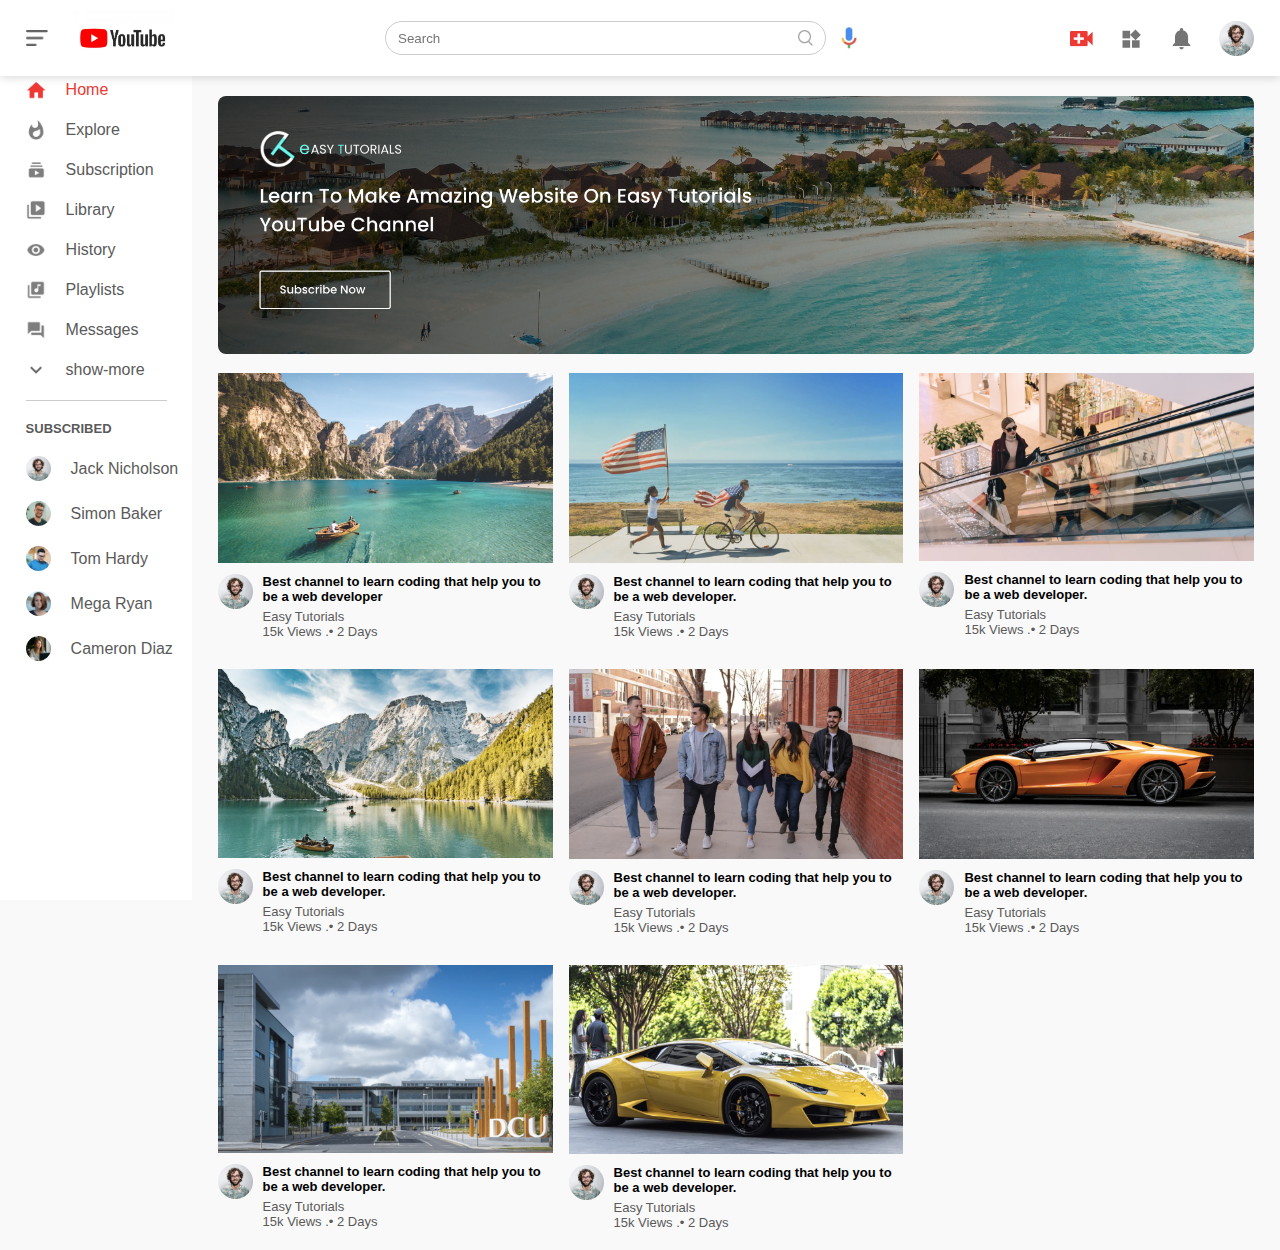
<file: index.html>
<!DOCTYPE html>
<html lang="en">
<head>
    <meta charset="UTF-8">
    <meta http-equiv="X-UA-Compatible" content="IE=edge">
    <meta name="viewport" content="width=device-width, initial-scale=1.0">
    <title>Youtube Website</title>
    <link rel="stylesheet" href="style.css">
</head>
<body>

    <nav class="flex_div">
        <div class="nav-left flex_div">
            <img src="images/menu.png" class="menu-icon">
            <img src="images/youtubelogo.jpg" class="logo">
        </div>
        <div class="nav-middle flex_div">
            <div class="search-box flex_div">
                <input type="text" placeholder="Search">
                <img src="images/search.png">
            </div>
            <img src="images/voice-search.png" class="mic-icon">
        </div>
        <div class="nav-right flex_div">
        <img src="images/upload.png">
        <img src="images/more.png">
        <img src="images/notification.png">
        <img src="images/Jack.png" class="user-icon">
        </div>
    </nav>

    <!--Sidebar-->

    <div class="sidebar">
        <div class="shortcut_-links">
            <a href=""><img src="images/home.png"><p>Home</p></a>
            <a href=""><img src="images/explore.png"><p>Explore</p></a>
            <a href=""><img src="images/subscriprion.png"><p>Subscription</p></a>
            <a href=""><img src="images/library.png"><p>Library</p></a>
            <a href=""><img src="images/history.png"><p>History</p></a>
            <a href=""><img src="images/playlist.png"><p>Playlists</p></a>
            <a href=""><img src="images/messages.png"><p>Messages</p></a>
            <a href=""><img src="images/show-more.png"><p>show-more</p></a>
            <hr>
        </div>
        <div class="subscribed-list">
        <h3>SUBSCRIBED</h3>
        <a href=""><img src="images/Jack.png" ><p> Jack Nicholson</p></a>
        <a href=""><img src="images/simon.png" ><p>Simon Baker</p></a>
        <a href=""><img src="images/tom.png" ><p>Tom Hardy</p></a>
        <a href=""><img src="images/megan.png" ><p>Mega Ryan</p></a>
        <a href=""><img src="images/cameron.png" ><p>Cameron Diaz</p></a>
        </div>
    </div>

    <!--main-->
    <div class="container">
        <div class="banner">
            <img src="images/banner.png" alt="">
        </div>
        <div class="list-container">
            <div class="vid-list">
                <a href="play-video.html"><img src="images/thumbnail1.png" class="thumbnail1"></a>
                <div class="flex_div">
                    <img src="images/Jack.png">
                    <div class="vid-info">
                        <a href="play-video.html">Best channel to learn coding that help you to be a web developer</a>
                        <p>Easy Tutorials</p>
                        <p>15k Views .&bull; 2 Days</p>
                    </div>
                </div>
            </div>

            <div class="vid-list">
                <a href=""><img src="images/thumbnail2.png" class="thumbnail1"></a>
                <div class="flex_div">
                    <img src="images/Jack.png">
                    <div class="vid-info">
                        <a href="">Best channel to learn coding that help you to be a web developer.</a>
                        <p>Easy Tutorials</p>
                        <p>15k Views .&bull; 2 Days</p>
                    </div>
                </div>
            </div>

            <div class="vid-list">
                <a href=""><img src="images/thumbnail3.png" class="thumbnail1"></a>
                <div class="flex_div">
                    <img src="images/Jack.png">
                    <div class="vid-info">
                        <a href="">Best channel to learn coding that help you to be a web developer.</a>
                        <p>Easy Tutorials</p>
                        <p>15k Views .&bull; 2 Days</p>
                    </div>
                </div>
            </div>

            <div class="vid-list">
                <a href=""><img src="images/thumbnail4.png" class="thumbnail1"></a>
                <div class="flex_div">
                    <img src="images/Jack.png">
                    <div class="vid-info">
                        <a href="">Best channel to learn coding that help you to be a web developer.</a>
                        <p>Easy Tutorials</p>
                        <p>15k Views .&bull; 2 Days</p>
                    </div>
                </div>
            </div>

            <div class="vid-list">
                <a href=""><img src="images/thumbnail5.png" class="thumbnail1"></a>
                <div class="flex_div">
                    <img src="images/Jack.png">
                    <div class="vid-info">
                        <a href="">Best channel to learn coding that help you to be a web developer.</a>
                        <p>Easy Tutorials</p>
                        <p>15k Views .&bull; 2 Days</p>
                    </div>
                </div>
            </div>
            <div class="vid-list">
                <a href=""><img src="images/thumbnail6.png" class="thumbnail1"></a>
                <div class="flex_div">
                    <img src="images/Jack.png">
                    <div class="vid-info">
                        <a href="">Best channel to learn coding that help you to be a web developer.</a>
                        <p>Easy Tutorials</p>
                        <p>15k Views .&bull; 2 Days</p>
                    </div>
                </div>
            </div>

            <div class="vid-list">
                <a href=""><img src="images/thumbnail7.png" class="thumbnail1"></a>
                <div class="flex_div">
                    <img src="images/Jack.png">
                    <div class="vid-info">
                        <a href="">Best channel to learn coding that help you to be a web developer.</a>
                        <p>Easy Tutorials</p>
                        <p>15k Views .&bull; 2 Days</p>
                    </div>
                </div>
            </div>

            <div class="vid-list">
                <a href=""><img src="images/thumbnail8.png" class="thumbnail1"></a>
                <div class="flex_div">
                    <img src="images/Jack.png">
                    <div class="vid-info">
                        <a href="">Best channel to learn coding that help you to be a web developer.</a>
                        <p>Easy Tutorials</p>
                        <p>15k Views .&bull; 2 Days</p>
                    </div>
                </div>
            </div>

        </div>
    </div>




<script src="script.js"></script>
</body>
</html>
</file>
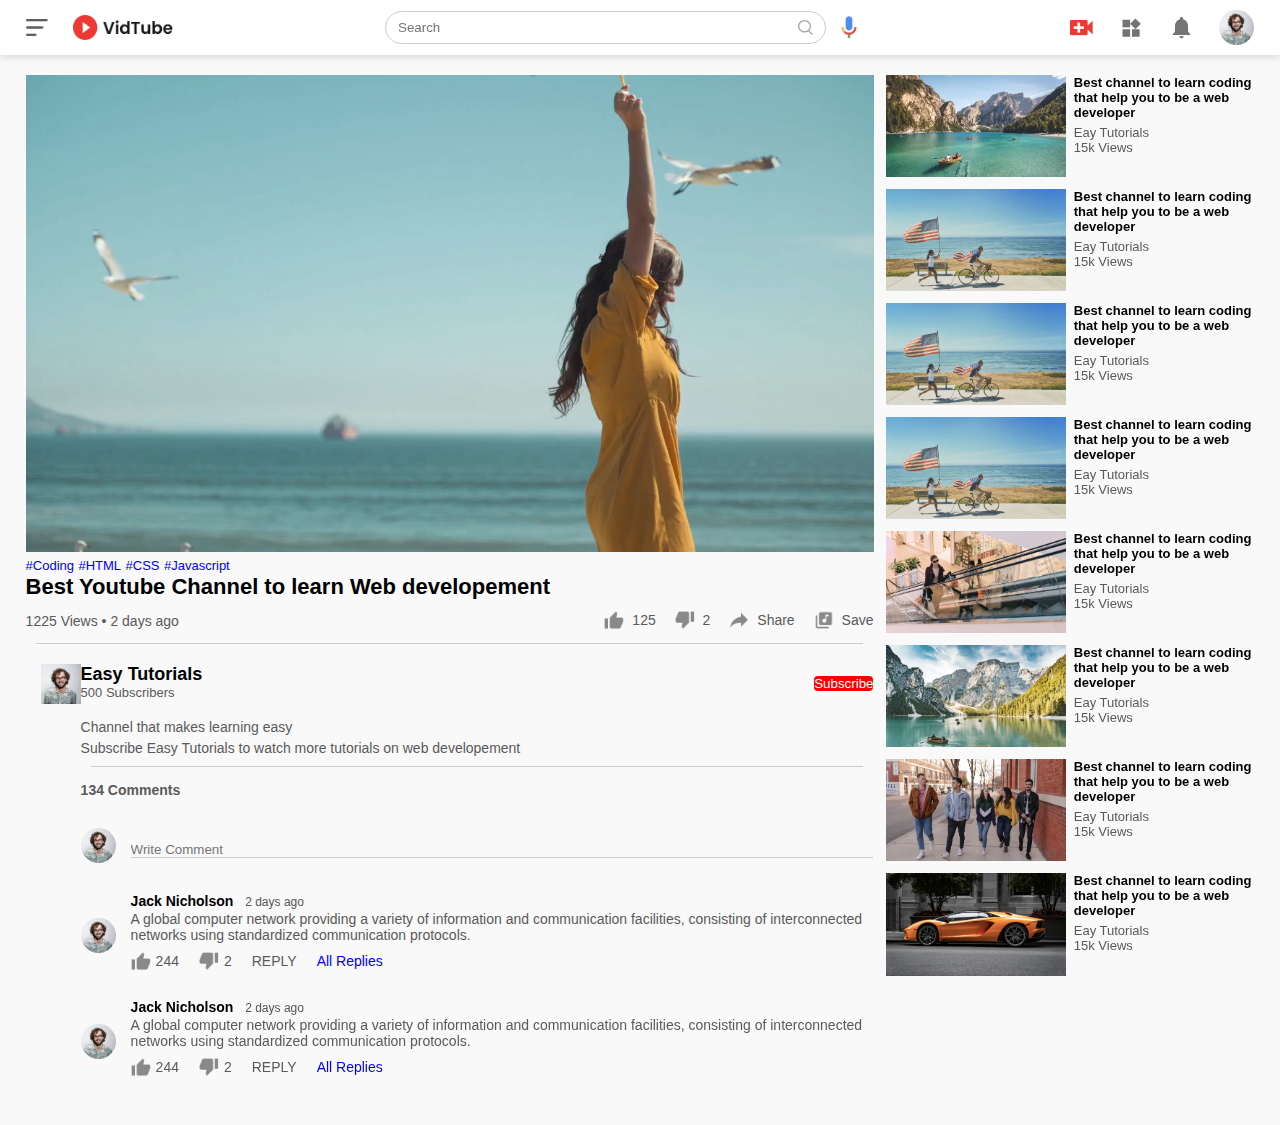
<file: play-video.html>
<!DOCTYPE html>
<html lang="en">
<head>
    <meta charset="UTF-8">
    <meta http-equiv="X-UA-Compatible" content="IE=edge">
    <meta name="viewport" content="width=device-width, initial-scale=1.0">
    <title>Youtube Website</title>
    <link rel="stylesheet" href="style.css">
</head>
<body>
    <nav class="flex_div">
        <div class="nav-left flex_div">
            <img src="images/menu.png" class="menu-icon">
            <img src="images/logo.png" class="logo">
        </div>
        <div class="nav-middle flex_div">
            <div class="search-box flex_div">
                <input type="text" placeholder="Search">
                <img src="images/search.png">
            </div>
            <img src="images/voice-search.png" class="mic-icon">
        </div>
        <div class="nav-right flex_div">
        <img src="images/upload.png">
        <img src="images/more.png">
        <img src="images/notification.png">
        <img src="images/Jack.png" class="user-icon">
        </div>
    </nav>

    <div class="container play-container">
        <div class="row">
            <div class="play-video">
                <video  conytrols autoplay="1"& mute="1">
                    <source src="images/video.mp4" type="video/mp4">
                </video>

                <div class="tags">
                    <a href="">#Coding</a>
                    <a href="">#HTML</a>
                    <a href="">#CSS</a>
                    <a href="">#Javascript</a>
                </div>
                <h3>Best Youtube Channel to learn Web developement</h3>
                <div class="play-video-info">
                    <p>1225 Views &bull; 2 days ago</p>
                    <div>
                        <a href=""><img src="images/like.png">125</a>
                        <a href=""><img src="images/dislike.png">2</a>
                        <a href=""><img src="images/share.png">Share</a>
                        <a href=""><img src="images/save.png">Save</a>
                    </div>
                </div>
                <hr>
                <div class="plublisher">
                    <img src="images/Jack.png">
                    <div>
                        <p>Easy Tutorials</p>
                        <span>500 Subscribers</span>
                    </div>
                    <button type="button">Subscribe</button>
                </div>
                <div class="vid-description">
                    <p>Channel that makes learning easy</p>
                    <p>Subscribe Easy Tutorials to watch more tutorials on web developement</p>
                    <hr>
                    <h4>134 Comments</h4>
                    <div class="add-comment">
                        <img src="images/Jack.png">
                        <input type="text" placeholder="Write Comment">
                    </div>
                    <div class="old-comment">
                        <img src="images/Jack.png">
                        <div>
                            <h3>Jack Nicholson <span>2 days ago</span></h3> 
                            <p>A global computer network providing a variety of information and communication facilities, consisting of interconnected networks using standardized communication protocols.</p>
                            <div class="acomment-action">
                                <img src="images/like.png" >
                                <span>244</span>
                                <img src="images/dislike.png">
                                <span>2</span>
                                <span>REPLY</span>
                                <a href="">All Replies</a>
                            </div>
                        </div>
                    </div>

                    <div class="old-comment">
                        <img src="images/Jack.png">
                        <div>
                            <h3>Jack Nicholson <span>2 days ago</span></h3> 
                            <p>A global computer network providing a variety of information and communication facilities, consisting of interconnected networks using standardized communication protocols.</p>
                            <div class="acomment-action">
                                <img src="images/like.png" >
                                <span>244</span>
                                <img src="images/dislike.png">
                                <span>2</span>
                                <span>REPLY</span>
                                <a href="">All Replies</a>
                            </div>
                        </div>
                    </div>

                    
                </div>
            </div>
            <div class="right-sidebar"> 
            <div class="side-video-list">
               <a href="" class="small-thumbnail"> <img src="images/thumbnail1.png"></a>
                <div class="vid-info">
                    <a href="">Best channel to learn coding that help you to be a web developer</a>
                    <p>Eay Tutorials</p>
                     <p>15k Views</p>
                </div>
            </div>
            <div class="side-video-list">
                <a href="" class="small-thumbnail"> <img src="images/thumbnail2.png"></a>
                 <div class="vid-info">
                     <a href="">Best channel to learn coding that help you to be a web developer</a>
                     <p>Eay Tutorials</p>
                      <p>15k Views</p>
                 </div>
             </div>
             <div class="side-video-list">
                <a href="" class="small-thumbnail"> <img src="images/thumbnail2.png"></a>
                 <div class="vid-info">
                     <a href="">Best channel to learn coding that help you to be a web developer</a>
                     <p>Eay Tutorials</p>
                      <p>15k Views</p>
                 </div>
             </div>
             <div class="side-video-list">
                <a href="" class="small-thumbnail"> <img src="images/thumbnail2.png"></a>
                 <div class="vid-info">
                     <a href="">Best channel to learn coding that help you to be a web developer</a>
                     <p>Eay Tutorials</p>
                      <p>15k Views</p>
                 </div>
             </div>
             <div class="side-video-list">
                <a href="" class="small-thumbnail"> <img src="images/thumbnail3.png"></a>
                 <div class="vid-info">
                     <a href="">Best channel to learn coding that help you to be a web developer</a>
                     <p>Eay Tutorials</p>
                      <p>15k Views</p>
                 </div>
             </div>
             <div class="side-video-list">
                <a href="" class="small-thumbnail"> <img src="images/thumbnail4.png"></a>
                 <div class="vid-info">
                     <a href="">Best channel to learn coding that help you to be a web developer</a>
                     <p>Eay Tutorials</p>
                      <p>15k Views</p>
                 </div>
             </div>

             <div class="side-video-list">
                <a href="" class="small-thumbnail"> <img src="images/thumbnail5.png"></a>
                 <div class="vid-info">
                     <a href="">Best channel to learn coding that help you to be a web developer</a>
                     <p>Eay Tutorials</p>
                      <p>15k Views</p>
                 </div>
             </div>

             <div class="side-video-list">
                <a href="" class="small-thumbnail"> <img src="images/thumbnail6.png"></a>
                 <div class="vid-info">
                     <a href="">Best channel to learn coding that help you to be a web developer</a>
                     <p>Eay Tutorials</p>
                      <p>15k Views</p>
                 </div>
             </div>
             </div>
        </div>
    </div>
   
</body>
</html>
</file>
<file: style.css>
*{
    margin: 0;
    padding: 0;
    font-family: 'poppins',sans-serif;
    box-sizing: border-box;
}

a{
    text-decoration: none;
    color: #5a5a5a;
}

img{
    cursor: pointer;
}
.flex_div{
    display: flex;
    align-items: center;
}
nav{
    padding: 10px 2%;
    justify-content: space-between;
    box-shadow: 0 0 10px rgba(0, 0, 0,0.2) ;
    background: #fff;
    position: sticky;
    top: 0;
    z-index: 10;
}
.nav-right img{
    width: 25px;
    margin-right: 25px;

}
.nav-right .user-icon{
    width: 35px;
    border-radius: 50%;
    margin-right: 0;
}
.nav-left .menu-icon{
    width: 22px;
    margin-right: 25px;
}
.nav-left .logo{
    width: 100px;

}
.nav-middle .mic-icon{
    width: 16px;
}
.nav-middle .search-box{
    border: 1px solid #ccc;
    margin-right: 15px;
    padding: 8px 12px;
    border-radius: 25px;
}
.nav-middle .search-box input{
    width: 400px;
    border: 0;
    outline: 0;
    background: transparent;
}
.nav-middle .search-box img{
    width: 15px;

}

/*----sidebar----*/

.sidebar{
    background: #fff;
    width: 15%;
    height: 100vh;
    position: fixed;
    top: 0;
    padding-left: 2%;
    padding-top: 80px;
}
.shortcut_-links a img{
    width: 20px;
    margin-right: 20px;
}
.shortcut_-links a{
    display: flex;
    align-items: center;
    margin-bottom: 20px;
    width: fit-content;
    flex-wrap: wrap;
}
.shortcut_-links a:first-child{
    color: #ed3833;
}
.sidebar hr{
    border: 0;
    height: 1px;
    background: #ccc;
    width: 85%;
}
.subscribed-list h3{
    font-size: 13px;
    margin: 20px 0;
    color: #5a5a5a;
}
.subscribed-list a{
    display: flex;
    align-items: center;
    margin-bottom: 20px;
    width: fit-content;
    flex-wrap: wrap;
}
.subscribed-list a img{
    width: 25px;
    border-radius: 50%;
    margin-right: 20px;
}
.small-sidebar{
    width: 5%;
}
.small-sidebar a p{
    display: none;
}
.small-sidebar h3{
    display: none;
}
.small-sidebar hr{
    width: 50%;
    margin-bottom: 25px;
}
/*-----main-----*/
.container{
    background: #f9f9f9;
    padding-left: 17%;
    padding-right: 2%;
    padding-top: 20px;
    padding-bottom: 20px;
}
.large-container{
    padding-left: 7%;
}
.banner{
    width: 100%;
}
.banner img{
    width: 100%;
    border-radius: 8px;
}
.list-container{
    display: grid;
    grid-template-columns: repeat(auto-fit,minmax(250px,1fr));
    grid-column-gap: 16px;
    grid-row-gap: 30px;
    margin-top: 15px;
}
.vid-list .thumbnail1{
    width: 100%;
    border-radius: px;
}
.vid-list .flex_div{
    align-items: flex-start;
    margin-top: 7px;
}
.vid-list .flex_div img{
    width: 35px;
    margin-right: 10px;
    border-radius: 50%;
}
.vid-info{
    color: #5a5a5a;
    font-size: 13px;
}
.vid-info a{
    color: #000;
    font-weight: 600;
    display: block;
    margin-bottom: 5px;
}
@media (max-width:900px){
    .menu-icon{
        display: none;
    }
    .sidebar{
        display: none;
    }
    .container,.large-container{
        padding-left: 5%;
        padding-right: 5%;
    }
    .nav-right img{
        display: none;
    }
    .nav-right .user-icon{
        display: block;
        width: 30px;
    }
    .nav-middle .search-box input{
        width: 100px;
    }
    .nav-middle .mic-icon{
        display: none;
    }
    .logo{
        width: 90px;
    }
}

/*----play video page-----*/

.play-container{
    padding-left: 2%;
}

.row{
    display: flex;
    justify-content: space-between;
    flex-wrap: wrap;
}
.play-video{
    flex-basis: 69%;
}
.right-sidebar{
    flex-basis: 30%;
}
.play-video video{
    width: 100%;
}
.side-video-list{
    display: flex;
    justify-content: space-between;
    margin-bottom: 8px;
}
.side-video-list img{
    width: 100%;
}
.side-video-list .small-thumbnail{
    flex-basis: 49%;
}
.side-video-list .vid-info{
    flex-basis: 49%;
}
.play-video .tags a{
    color: #0000ff;
    font-size: 13px;
}
.play-video h3{
    font-weight: 600;
    font-size: 22px;
}
.play-video .play-video-info{
    display: flex;
    align-items: center;
    justify-content: space-between;
    flex-wrap: wrap;
    margin-top: 10px;
    font-size: 14px;
    color: #5a5a5a;
}
.play-video .play-video-info a img{
    width: 20px;
    margin-right: 8px;
}
.play-video .play-video-info a{
    display: inline flex;
    align-items: center;
    margin-left: 15px;
}
.play-video hr{
    border: 0;
    height: 1px;
    background: #ccc;
    margin: 10px;
}
.plublisher{

    display: flex;
    align-items: center;
    margin-top: 20px;
}
.plublisher div{
    flex: 1;
    line-height: 18px;
}
.plublisher img{
    width: 40px;
    border: 50%;
    margin-left: 15px;
}
.plublisher div p{
    color: #000;
    font-weight: 600;
    font-size: 18px;
}
.plublisher div span{
    font-size: 13px;
    color: #5a5a5a;
}

.plublisher button{
    background: red;
    color: #fff;
    padding: 8 px 30px;
    border: 0;
    outline: 0;
    border-radius: 4px;
    cursor: pointer;
}
.vid-description{
    padding-left: 55px;
    margin: 15px 0;
}
.vid-description p{
    font-size: 14px;
    margin-bottom: 5px;
    color: #5a5a5a;
}

.vid-description h4{
    font-size: 14px;
    color: #5a5a5a;
    margin-top: 15px;
}
.add-comment{
    display: flex;
    align-items: center;
    margin: 30px 0;
}
.add-comment img{
    width: 35px;
    border-radius: 50%;
    margin-right: 15px;
}
.add-comment input{
    border: 0;
    outline: 0;
    border-bottom: 1px solid #ccc;
    width: 100%;
    padding-top: 10px;
    background: transparent;

}
.old-comment{
    display: flex;
    align-items: center;
    margin: 20px 0;
}
.old-comment img{
    width: 35px;
    border-radius: 50%;
    margin-right: 15px;

}
.old-comment h3{
    font-size: 14px;
    margin-bottom: 2px;
}
.old-comment h3 span{
    font-size: 12px;
    color: #555;
    font-weight: 500;
    margin-left: 8px;
}
.old-comment .acomment-action{
    display: flex;
    align-items: center;
    margin: 8px 0;
    font-size: 14px;
}
.old-comment .acomment-action img{
    border-radius: 0;
    width: 20px;
    margin-right: 5px;
}
.old-comment .acomment-action span{
    margin-right: 20px;
    color: #5a5a5a;
}
.old-comment .acomment-action a{
    color: #0000ff;
}

@media (max-width:900px){
    .play-video{
        flex-basis: 100%;
    }
    .right-sidebar{
        flex-basis: 100%;
    }
    .play-container{
        padding-left: 5%;    }
    .vid-description{
        padding-left: 0;
    }
    .play-video .play-video-info a{
        margin-left: 0;
        margin-right: 15px;
        margin-top: 15px;
    }
}
</file>
